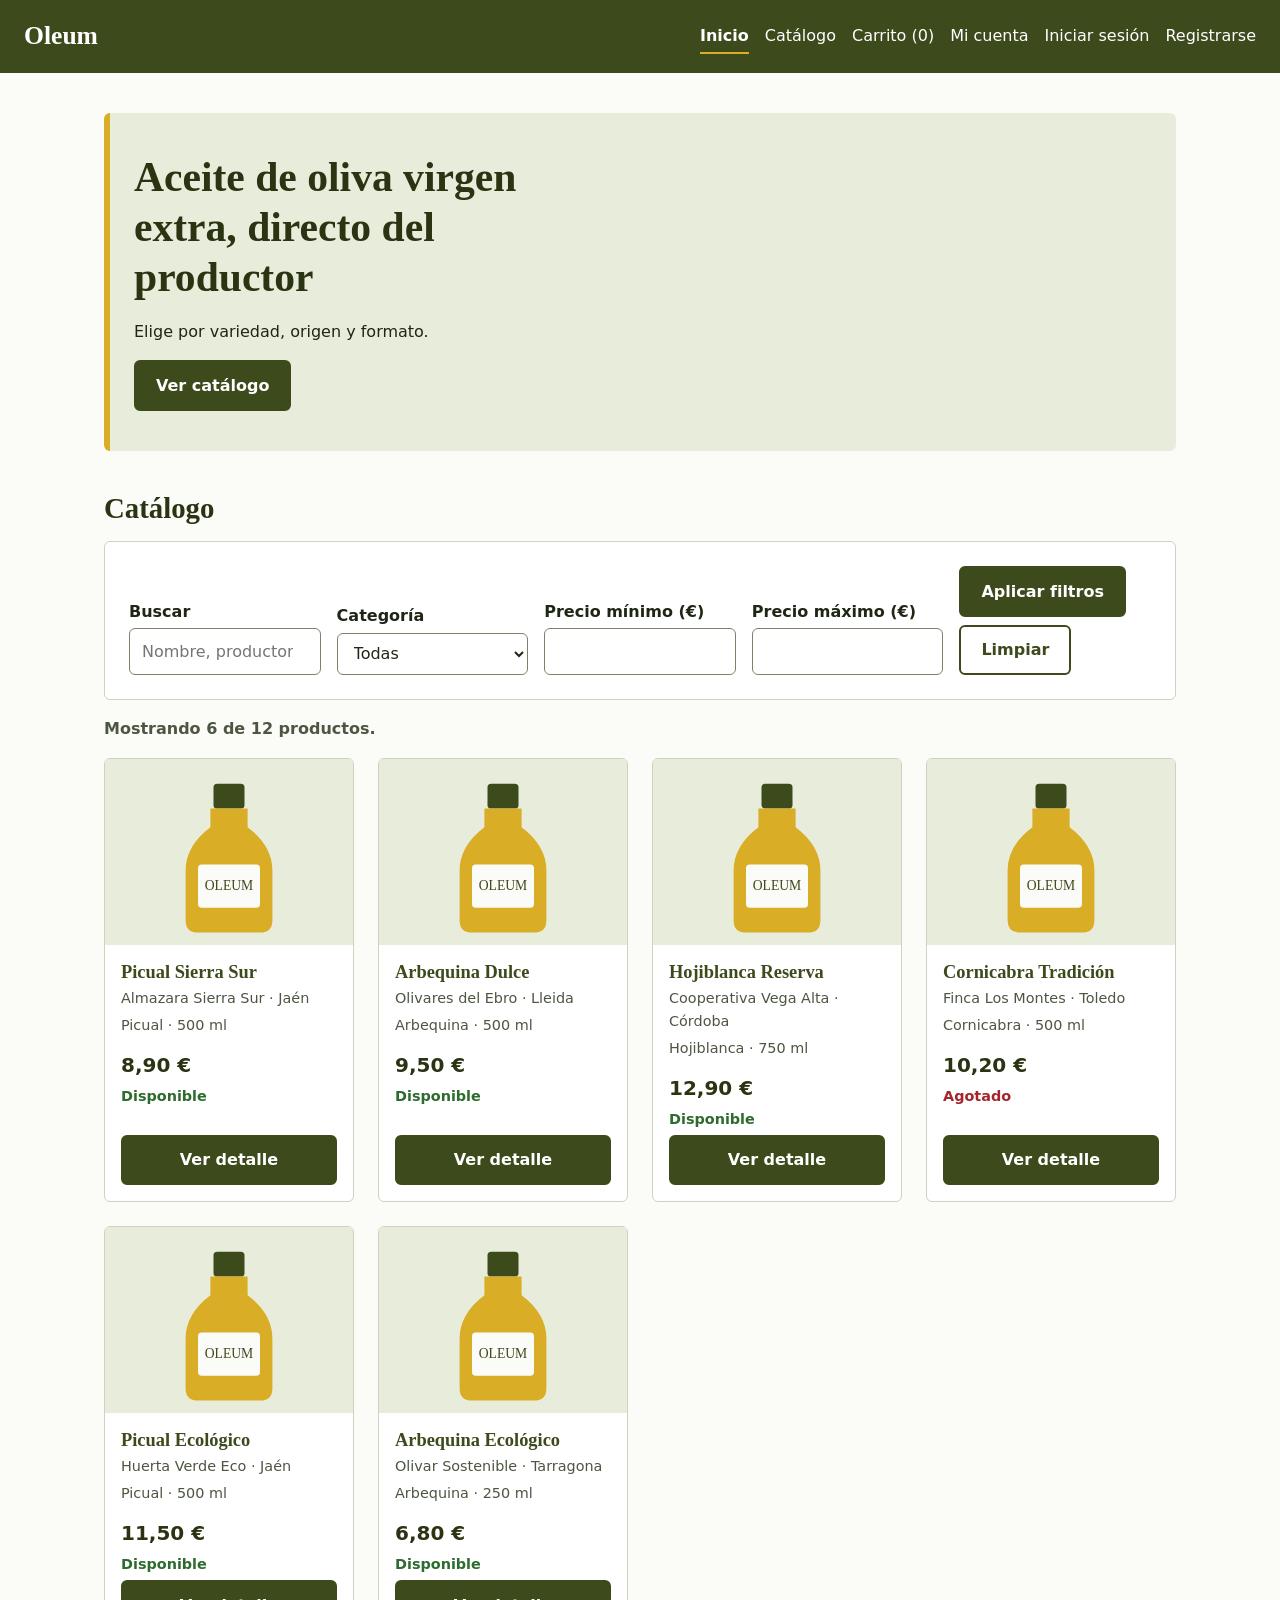
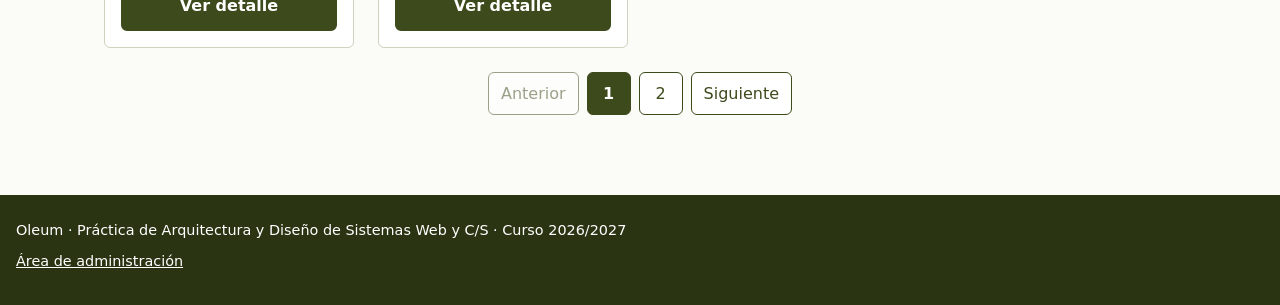
<file: index.html>
<!DOCTYPE html>
<html lang="es">
<head>
  <meta charset="utf-8">
  <meta name="viewport" content="width=device-width, initial-scale=1">
  <title>Oleum · Aceite de oliva virgen extra</title>
  <meta name="description" content="Tienda online de aceite de oliva virgen extra de distintos productores, variedades y zonas de origen.">
  <link rel="stylesheet" href="estilo.css">
</head>
<body>

  <a class="saltar-contenido" href="#contenido">Saltar al contenido</a>

  <!-- ===== CABECERA (se repite en todas las páginas) ===== -->
  <header class="cabecera">
    <a class="logo" href="index.html">Oleum</a>

    <nav class="menu" aria-label="Navegación principal">
      <ul>
        <li><a href="index.html" aria-current="page">Inicio</a></li>
        <li><a href="index.html#catalogo">Catálogo</a></li>
        <li><a href="cart.html">Carrito (<span id="contador-carrito">0</span>)</a></li>
        <li><a href="perfil.html">Mi cuenta</a></li>
        <li><a href="login.html">Iniciar sesión</a></li>
        <li><a href="register.html">Registrarse</a></li>
      </ul>
    </nav>
  </header>

  <main id="contenido">

    <!-- ===== PORTADA ===== -->
    <section class="portada" aria-labelledby="titulo-portada">
      <h1 id="titulo-portada">Aceite de oliva virgen extra, directo del productor</h1>
      <p>Elige por variedad, origen y formato.</p>
      <a class="boton" href="#catalogo">Ver catálogo</a>
    </section>

    <!-- ===== CATÁLOGO ===== -->
    <section id="catalogo" class="catalogo" aria-labelledby="titulo-catalogo">
      <h2 id="titulo-catalogo">Catálogo</h2>

      <!-- Búsqueda y filtros: categoría y rango de precio como mínimo -->
      <form id="filtros" class="filtros" role="search" aria-label="Buscar y filtrar productos">
        <div class="campo">
          <label for="busqueda">Buscar</label>
          <input type="search" id="busqueda" name="busqueda" placeholder="Nombre, productor o variedad">
        </div>

        <div class="campo">
          <label for="categoria">Categoría</label>
          <select id="categoria" name="categoria">
            <option value="">Todas</option>
            <option value="virgen-extra">Virgen extra</option>
            <option value="ecologico">Ecológico</option>
            <option value="temprano">Cosecha temprana</option>
          </select>
        </div>

        <div class="campo">
          <label for="precio-min">Precio mínimo (€)</label>
          <input type="number" id="precio-min" name="precio-min" min="0" step="0.5" inputmode="decimal">
        </div>

        <div class="campo">
          <label for="precio-max">Precio máximo (€)</label>
          <input type="number" id="precio-max" name="precio-max" min="0" step="0.5" inputmode="decimal">
        </div>

        <div class="acciones">
          <button type="submit" class="boton">Aplicar filtros</button>
          <button type="reset" class="boton boton-secundario">Limpiar</button>
        </div>

        <!-- Mensaje de error de los filtros -->
        <p id="error-filtros" class="error" role="alert" hidden></p>
      </form>

      <p id="resultados" class="resultados" aria-live="polite"></p>

      <!-- Los productos los pinta catalogo.js a partir de datos-productos.js.-->
      <ul id="lista-productos" class="lista-productos">
      </ul>

      <noscript>
        <p>Necesitas activar JavaScript para ver el catálogo de este prototipo.</p>
      </noscript>

      <!-- Paginación: la rellena catalogo.js -->
      <nav id="paginacion" class="paginacion" aria-label="Paginación del catálogo"></nav>
    </section>

  </main>

  <!-- ===== PIE ===== -->
  <footer class="pie">
    <p>Oleum · Práctica de Arquitectura y Diseño de Sistemas Web y C/S · Curso 2026/2027</p>
    <p><a href="gest_prod.html">Área de administración</a></p>
  </footer>

  <!-- Datos simulados primero, después la lógica -->
  <script src="assets/js/datos-productos.js"></script>
  <script src="assets/js/comun.js"></script>
  <script src="assets/js/catalogo.js"></script>
</body>
</html>
</file>
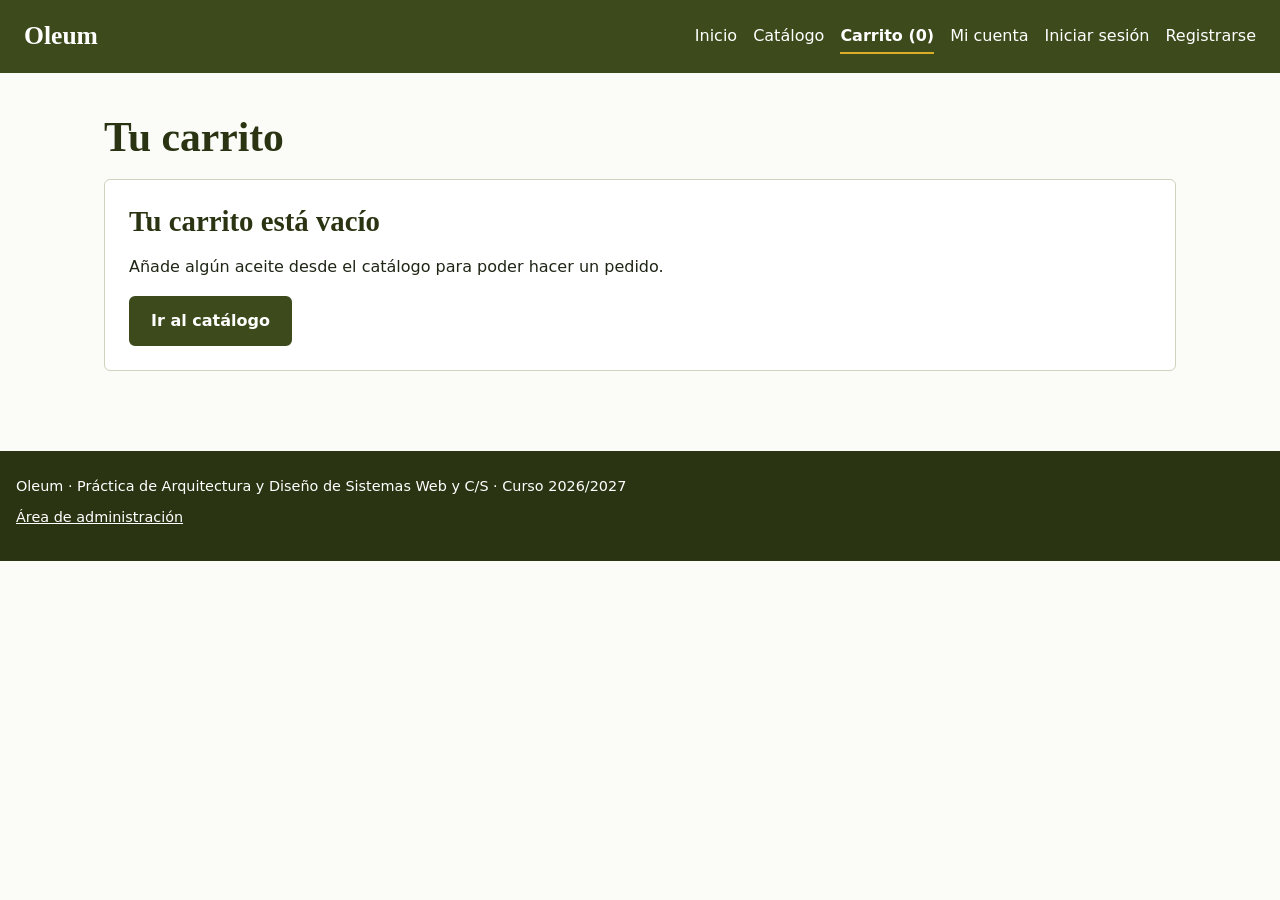
<file: cart.html>
<!DOCTYPE html>
<html lang="es">
<head>
  <meta charset="utf-8">
  <meta name="viewport" content="width=device-width, initial-scale=1">
  <title>Carrito · Oleum</title>
  <meta name="description" content="Revisa los productos de tu carrito de Oleum, cambia las cantidades y consulta el total antes de finalizar tu pedido.">
  <link rel="stylesheet" href="estilo.css">
</head>
<body>

  <a class="saltar-contenido" href="#contenido">Saltar al contenido</a>

  <!-- ===== CABECERA ===== -->
  <header class="cabecera">
    <a class="logo" href="index.html">Oleum</a>

    <nav class="menu" aria-label="Navegación principal">
      <ul>
        <li><a href="index.html">Inicio</a></li>
        <li><a href="index.html#catalogo">Catálogo</a></li>
        <li><a href="cart.html" aria-current="page">Carrito (<span id="contador-carrito">0</span>)</a></li>
        <li><a href="perfil.html">Mi cuenta</a></li>
        <li><a href="login.html">Iniciar sesión</a></li>
        <li><a href="register.html">Registrarse</a></li>
      </ul>
    </nav>
  </header>

  <main id="contenido">
    <h1 id="titulo-carrito" tabindex="-1">Tu carrito</h1>

    <!-- Avisos: los rellena cart.js -->
    <p id="estado-carrito" class="ok" role="status"></p>
    <p id="error-carrito" class="error" role="alert" hidden></p>

    <!-- ===== CARRITO VACÍO ===== -->
    <section id="carrito-vacio" class="panel" aria-labelledby="titulo-vacio" hidden>
      <h2 id="titulo-vacio">Tu carrito está vacío</h2>
      <p>Añade algún aceite desde el catálogo para poder hacer un pedido.</p>
      <a class="boton" href="index.html#catalogo">Ir al catálogo</a>
    </section>

    <!-- ===== CARRITO CON PRODUCTOS ===== -->
    <section id="carrito-contenido" aria-label="Productos del carrito" hidden>
      <div class="tabla-contenedor">
        <table class="tabla-carrito">
          <caption class="solo-lectores">Productos añadidos al carrito</caption>
          <thead>
            <tr>
              <th scope="col">Producto</th>
              <th scope="col">Cantidad</th>
              <th scope="col">Subtotal</th>
            </tr>
          </thead>
          <tbody id="lineas-carrito">
          </tbody>
          <tfoot>
            <tr>
              <th scope="row" colspan="2">Total</th>
              <td id="total-carrito"></td>
            </tr>
          </tfoot>
        </table>
      </div>

      <div class="acciones-carrito">
        <a class="boton boton-secundario" href="index.html#catalogo">Seguir comprando</a>
        <button type="button" id="boton-vaciar" class="boton boton-peligro">Vaciar carrito</button>
        <a class="boton" id="enlace-finalizar" href="conf_pedido.html">Finalizar pedido</a>
      </div>
    </section>

    <noscript>
      <p>Necesitas activar JavaScript para ver el carrito de este prototipo.</p>
    </noscript>
  </main>

  <!-- ===== PIE ===== -->
  <footer class="pie">
    <p>Oleum · Práctica de Arquitectura y Diseño de Sistemas Web y C/S · Curso 2026/2027</p>
    <p><a href="gest_prod.html">Área de administración</a></p>
  </footer>

  <script src="assets/js/datos-productos.js"></script>
  <script src="assets/js/comun.js"></script>
  <script src="assets/js/cart.js"></script>
</body>
</html>
</file>
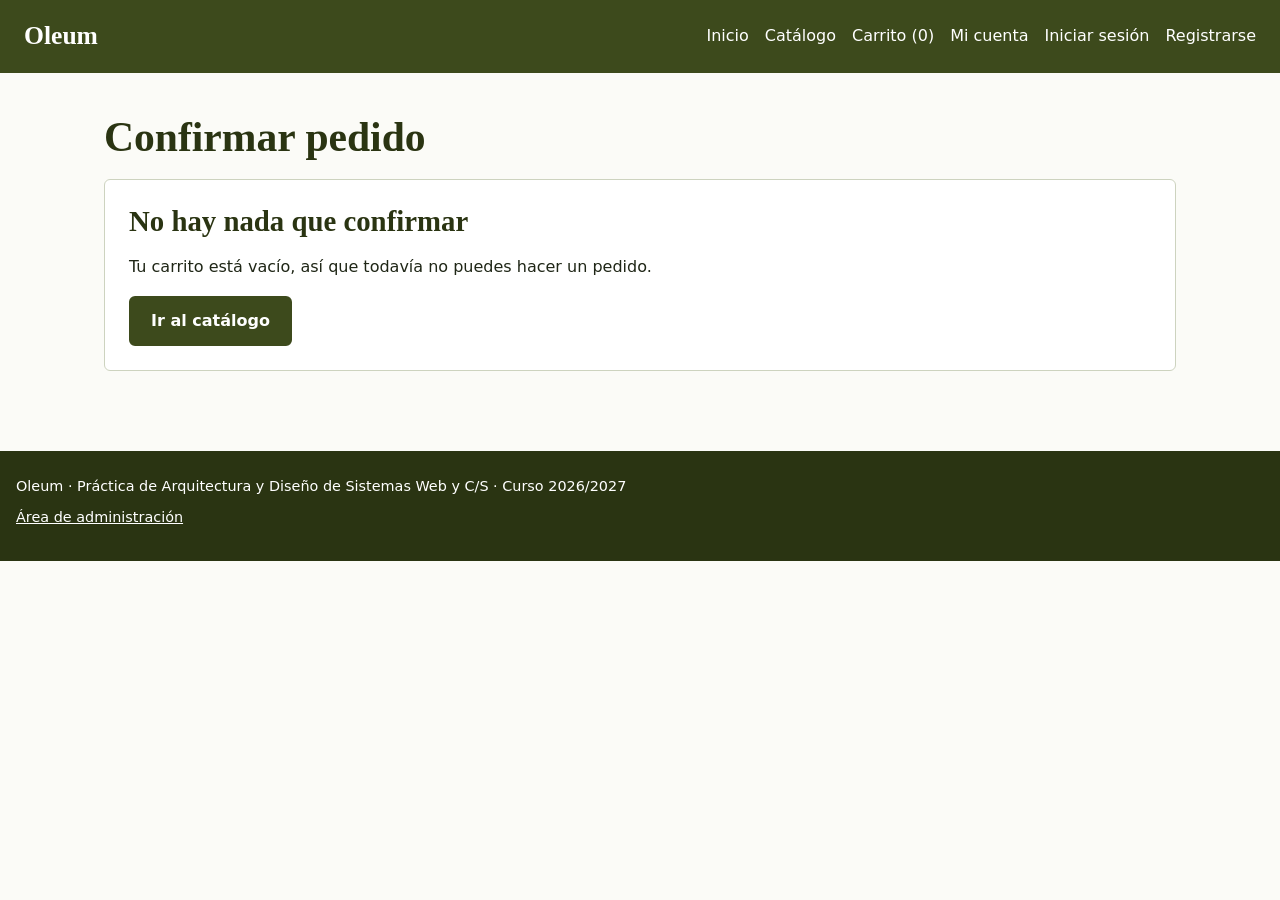
<file: conf_pedido.html>
<!DOCTYPE html>
<html lang="es">
<head>
  <meta charset="utf-8">
  <meta name="viewport" content="width=device-width, initial-scale=1">
  <title>Confirmar pedido · Oleum</title>
  <meta name="description" content="Indica tu dirección de envío, revisa el resumen y confirma tu pedido en Oleum. El pago es simulado.">
  <link rel="stylesheet" href="estilo.css">
</head>
<body>

  <a class="saltar-contenido" href="#contenido">Saltar al contenido</a>

  <!-- ===== CABECERA ===== -->
  <header class="cabecera">
    <a class="logo" href="index.html">Oleum</a>

    <nav class="menu" aria-label="Navegación principal">
      <ul>
        <li><a href="index.html">Inicio</a></li>
        <li><a href="index.html#catalogo">Catálogo</a></li>
        <li><a href="cart.html">Carrito (<span id="contador-carrito">0</span>)</a></li>
        <li><a href="perfil.html">Mi cuenta</a></li>
        <li><a href="login.html">Iniciar sesión</a></li>
        <li><a href="register.html">Registrarse</a></li>
      </ul>
    </nav>
  </header>

  <main id="contenido">
    <h1>Confirmar pedido</h1>

    <!-- ===== CARRITO VACÍO: no se puede continuar ===== -->
    <section id="pedido-vacio" class="panel" aria-labelledby="titulo-vacio" hidden>
      <h2 id="titulo-vacio">No hay nada que confirmar</h2>
      <p>Tu carrito está vacío, así que todavía no puedes hacer un pedido.</p>
      <a class="boton" href="index.html#catalogo">Ir al catálogo</a>
    </section>

    <!-- ===== FORMULARIO + RESUMEN ===== -->
    <div id="pedido-formulario" class="pedido-layout" hidden>

      <section class="panel" aria-labelledby="titulo-envio">
        <h2 id="titulo-envio">Datos de envío y pago</h2>

        <form id="form-pedido" method="post" novalidate>

          <!-- Error general (stock insuficiente, etc.) -->
          <p id="error-formulario" class="error" role="alert" hidden></p>

          <div class="campo">
            <label for="nombre">Nombre y apellidos</label>
            <input type="text" id="nombre" name="nombre" autocomplete="name"
                   aria-describedby="error-nombre" required>
            <p id="error-nombre" class="error" role="alert" hidden></p>
          </div>

          <div class="campo">
            <label for="direccion">Dirección (calle, número, piso)</label>
            <input type="text" id="direccion" name="direccion" autocomplete="street-address"
                   aria-describedby="error-direccion" required>
            <p id="error-direccion" class="error" role="alert" hidden></p>
          </div>

          <div class="campo">
            <label for="cp">Código postal</label>
            <input type="text" id="cp" name="cp" inputmode="numeric" maxlength="5"
                   autocomplete="postal-code" aria-describedby="error-cp" required>
            <p id="error-cp" class="error" role="alert" hidden></p>
          </div>

          <div class="campo">
            <label for="ciudad">Ciudad</label>
            <input type="text" id="ciudad" name="ciudad" autocomplete="address-level2"
                   aria-describedby="error-ciudad" required>
            <p id="error-ciudad" class="error" role="alert" hidden></p>
          </div>

          <div class="campo">
            <label for="telefono">Teléfono de contacto (9 dígitos)</label>
            <input type="tel" id="telefono" name="telefono" inputmode="numeric"
                   autocomplete="tel" aria-describedby="error-telefono" required>
            <p id="error-telefono" class="error" role="alert" hidden></p>
          </div>

          <fieldset>
            <legend>Método de pago (simulado)</legend>
            <p class="ayuda">Es una simulación: no se cobra nada ni se guardan datos de tarjeta.</p>

            <div class="opcion">
              <input type="radio" id="pago-tarjeta" name="pago" value="Tarjeta (simulado)"
                     aria-describedby="error-pago">
              <label for="pago-tarjeta">Tarjeta (simulado)</label>
            </div>
            <div class="opcion">
              <input type="radio" id="pago-transferencia" name="pago" value="Transferencia (simulado)"
                     aria-describedby="error-pago">
              <label for="pago-transferencia">Transferencia (simulado)</label>
            </div>

            <p id="error-pago" class="error" role="alert" hidden></p>
          </fieldset>

          <div class="acciones-form">
            <button type="submit" class="boton">Confirmar pedido</button>
            <a href="cart.html">Volver al carrito</a>
          </div>
        </form>
      </section>

      <section class="panel" aria-labelledby="titulo-resumen">
        <h2 id="titulo-resumen">Resumen del pedido</h2>
        <div class="tabla-contenedor">
          <table class="tabla-carrito">
            <caption class="solo-lectores">Productos del pedido</caption>
            <thead>
              <tr>
                <th scope="col">Producto</th>
                <th scope="col">Subtotal</th>
              </tr>
            </thead>
            <tbody id="resumen-lineas">
            </tbody>
            <tfoot>
              <tr>
                <th scope="row">Total</th>
                <td id="resumen-total"></td>
              </tr>
            </tfoot>
          </table>
        </div>
      </section>
    </div>

    <!-- ===== PEDIDO CONFIRMADO ===== -->
    <section id="pedido-confirmado" class="panel" aria-labelledby="titulo-confirmado" hidden>
      <h2 id="titulo-confirmado" tabindex="-1">¡Pedido confirmado!</h2>
      <p>Gracias por tu compra. Esto es una simulación: no se ha realizado ningún cobro.</p>

      <dl class="ficha">
        <div><dt>Pedido</dt><dd id="conf-numero"></dd></div>
        <div><dt>Fecha</dt><dd id="conf-fecha"></dd></div>
        <div><dt>Envío a</dt><dd id="conf-envio"></dd></div>
        <div><dt>Pago</dt><dd id="conf-pago"></dd></div>
      </dl>

      <div class="tabla-contenedor">
        <table class="tabla-carrito">
          <caption class="solo-lectores">Productos del pedido confirmado</caption>
          <thead>
            <tr>
              <th scope="col">Producto</th>
              <th scope="col">Subtotal</th>
            </tr>
          </thead>
          <tbody id="conf-lineas">
          </tbody>
          <tfoot>
            <tr>
              <th scope="row">Total</th>
              <td id="conf-total"></td>
            </tr>
          </tfoot>
        </table>
      </div>

      <div class="acciones-carrito">
        <a class="boton" href="perfil.html">Ver mis pedidos</a>
        <a class="boton boton-secundario" href="index.html">Volver al inicio</a>
      </div>
    </section>

    <noscript>
      <p>Necesitas activar JavaScript para confirmar pedidos en este prototipo.</p>
    </noscript>
  </main>

  <!-- ===== PIE ===== -->
  <footer class="pie">
    <p>Oleum · Práctica de Arquitectura y Diseño de Sistemas Web y C/S · Curso 2026/2027</p>
    <p><a href="gest_prod.html">Área de administración</a></p>
  </footer>

  <script src="assets/js/datos-productos.js"></script>
  <script src="assets/js/comun.js"></script>
  <script src="assets/js/validacion.js"></script>
  <script src="assets/js/conf_pedido.js"></script>
</body>
</html>
</file>
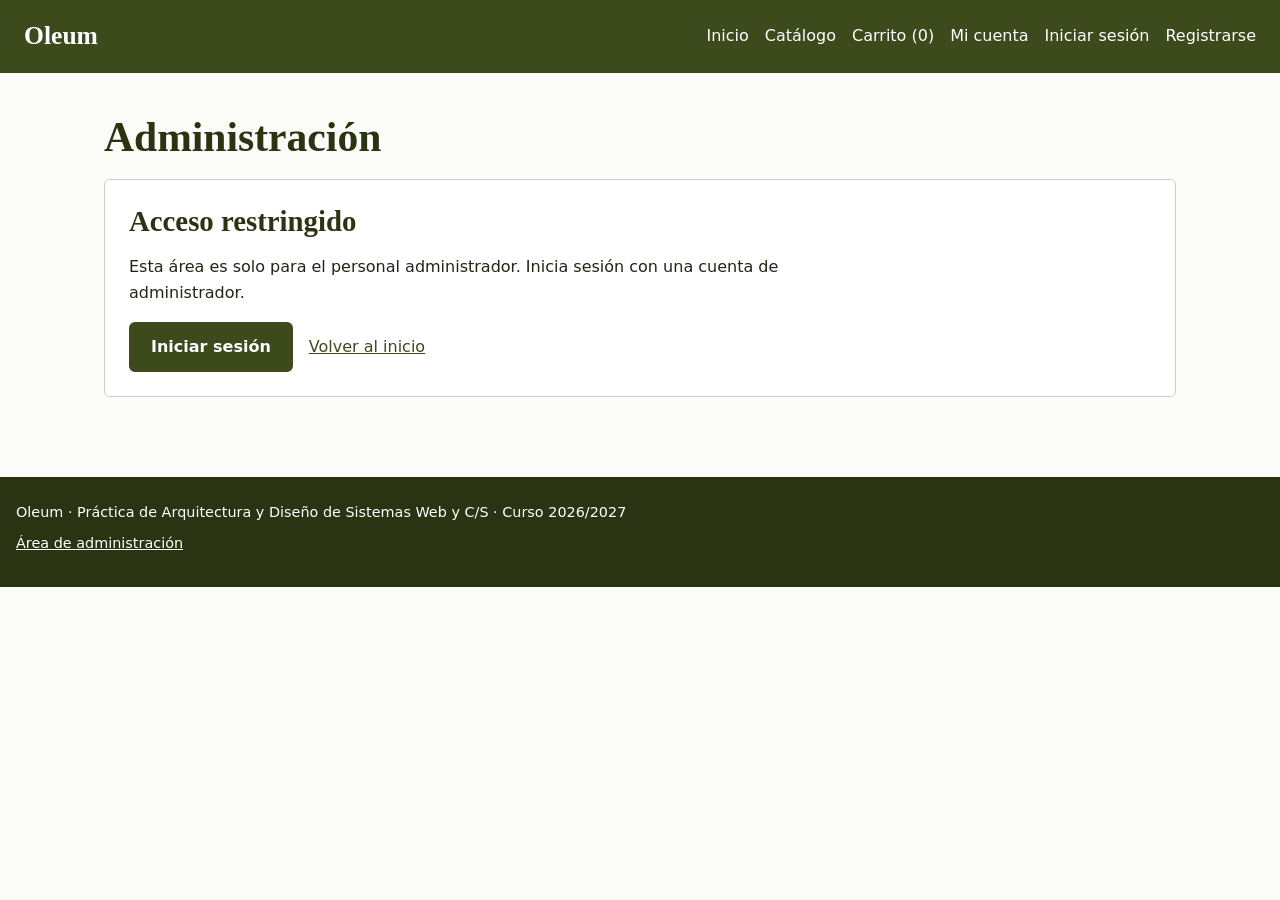
<file: gest_pedidos.html>
<!DOCTYPE html>
<html lang="es">
<head>
  <meta charset="utf-8">
  <meta name="viewport" content="width=device-width, initial-scale=1">
  <title>Gestión de pedidos · Oleum</title>
  <meta name="description" content="Área de administración de Oleum: consulta de pedidos y cambio de su estado.">
  <link rel="stylesheet" href="estilo.css">
</head>
<body>

  <a class="saltar-contenido" href="#contenido">Saltar al contenido</a>

  <!-- ===== CABECERA ===== -->
  <header class="cabecera">
    <a class="logo" href="index.html">Oleum</a>

    <nav class="menu" aria-label="Navegación principal">
      <ul>
        <li><a href="index.html">Inicio</a></li>
        <li><a href="index.html#catalogo">Catálogo</a></li>
        <li><a href="cart.html">Carrito (<span id="contador-carrito">0</span>)</a></li>
        <li><a href="perfil.html">Mi cuenta</a></li>
        <li><a href="login.html">Iniciar sesión</a></li>
        <li><a href="register.html">Registrarse</a></li>
      </ul>
    </nav>
  </header>

  <main id="contenido">
    <h1>Administración</h1>

    <!-- ===== SIN PERMISOS ===== -->
    <section id="sin-acceso" class="panel" aria-labelledby="titulo-sin-acceso" hidden>
      <h2 id="titulo-sin-acceso">Acceso restringido</h2>
      <p>Esta área es solo para el personal administrador. Inicia sesión con una cuenta de administrador.</p>
      <div class="acciones-form">
        <a class="boton" href="login.html">Iniciar sesión</a>
        <a href="index.html">Volver al inicio</a>
      </div>
    </section>

    <!-- ===== ÁREA DE ADMINISTRACIÓN ===== -->
    <div id="area-admin" hidden>

      <nav class="subnav" aria-label="Administración">
        <ul>
          <li><a href="gest_prod.html">Productos</a></li>
          <li><a href="gest_pedidos.html" aria-current="page">Pedidos</a></li>
          <li><button type="button" id="cerrar-sesion" class="boton boton-secundario">Cerrar sesión</button></li>
        </ul>
      </nav>

      <h2 id="titulo-pedidos">Gestión de pedidos</h2>

      <p id="estado-admin" class="ok" role="status"></p>

      <div class="filtros filtros-pedidos">
        <div class="campo">
          <label for="filtro-estado">Filtrar por estado</label>
          <select id="filtro-estado" name="filtro-estado">
            <option value="">Todos</option>
            <option value="recibido">Recibido</option>
            <option value="preparacion">En preparación</option>
            <option value="enviado">Enviado</option>
            <option value="entregado">Entregado</option>
            <option value="cancelado">Cancelado</option>
          </select>
        </div>
      </div>

      <p id="resumen-pedidos" class="resultados" aria-live="polite"></p>

      <!-- La lista la rellena gest_pedidos.js -->
      <ul id="lista-admin-pedidos" class="lista-pedidos"></ul>
    </div>

    <noscript>
      <p>Necesitas activar JavaScript para usar la administración de este prototipo.</p>
    </noscript>
  </main>

  <!-- ===== PIE ===== -->
  <footer class="pie">
    <p>Oleum · Práctica de Arquitectura y Diseño de Sistemas Web y C/S · Curso 2026/2027</p>
    <p><a href="gest_prod.html">Área de administración</a></p>
  </footer>

  <script src="assets/js/datos-productos.js"></script>
  <script src="assets/js/datos-usuarios.js"></script>
  <script src="assets/js/datos-pedidos.js"></script>
  <script src="assets/js/comun.js"></script>
  <script src="assets/js/validacion.js"></script>
  <script src="assets/js/gest_pedidos.js"></script>
</body>
</html>
</file>
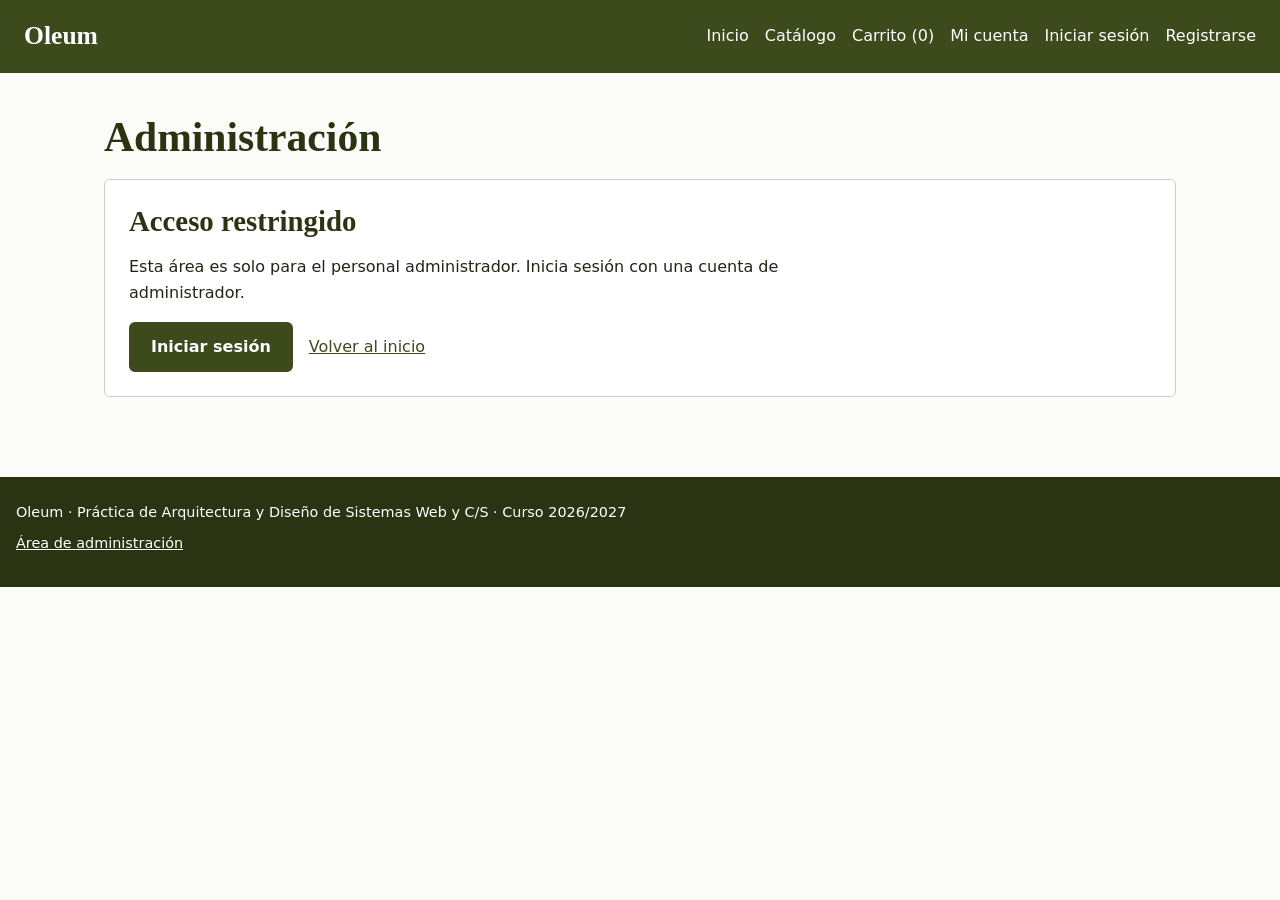
<file: gest_prod.html>
<!DOCTYPE html>
<html lang="es">
<head>
  <meta charset="utf-8">
  <meta name="viewport" content="width=device-width, initial-scale=1">
  <title>Gestión de productos · Oleum</title>
  <meta name="description" content="Área de administración de Oleum: alta, edición, existencias y baja de productos.">
  <link rel="stylesheet" href="estilo.css">
</head>
<body>

  <a class="saltar-contenido" href="#contenido">Saltar al contenido</a>

  <!-- ===== CABECERA ===== -->
  <header class="cabecera">
    <a class="logo" href="index.html">Oleum</a>

    <nav class="menu" aria-label="Navegación principal">
      <ul>
        <li><a href="index.html">Inicio</a></li>
        <li><a href="index.html#catalogo">Catálogo</a></li>
        <li><a href="cart.html">Carrito (<span id="contador-carrito">0</span>)</a></li>
        <li><a href="perfil.html">Mi cuenta</a></li>
        <li><a href="login.html">Iniciar sesión</a></li>
        <li><a href="register.html">Registrarse</a></li>
      </ul>
    </nav>
  </header>

  <main id="contenido">
    <h1>Administración</h1>

    <!-- ===== SIN PERMISOS ===== -->
    <section id="sin-acceso" class="panel" aria-labelledby="titulo-sin-acceso" hidden>
      <h2 id="titulo-sin-acceso">Acceso restringido</h2>
      <p>Esta área es solo para el personal administrador. Inicia sesión con una cuenta de administrador.</p>
      <div class="acciones-form">
        <a class="boton" href="login.html">Iniciar sesión</a>
        <a href="index.html">Volver al inicio</a>
      </div>
    </section>

    <!-- ===== ÁREA DE ADMINISTRACIÓN ===== -->
    <div id="area-admin" hidden>

      <nav class="subnav" aria-label="Administración">
        <ul>
          <li><a href="gest_prod.html" aria-current="page">Productos</a></li>
          <li><a href="gest_pedidos.html">Pedidos</a></li>
          <li><button type="button" id="cerrar-sesion" class="boton boton-secundario">Cerrar sesión</button></li>
        </ul>
      </nav>

      <h2 id="titulo-listado">Gestión de productos</h2>

      <p id="estado-admin" class="ok" role="status"></p>
      <p id="error-admin" class="error" role="alert" hidden></p>

      <!-- ===== FORMULARIO DE ALTA / EDICIÓN ===== -->
      <section id="panel-formulario" class="panel" aria-labelledby="titulo-formulario" hidden>
        <h2 id="titulo-formulario">Nuevo producto</h2>

        <form id="form-producto" method="post" novalidate>
          <p id="error-formulario" class="error" role="alert" hidden></p>

          <div class="rejilla-form">
            <div class="campo">
              <label for="nombre">Nombre del producto</label>
              <input type="text" id="nombre" name="nombre" aria-describedby="error-nombre" required>
              <p id="error-nombre" class="error" role="alert" hidden></p>
            </div>

            <div class="campo">
              <label for="categoria">Categoría</label>
              <select id="categoria" name="categoria" aria-describedby="error-categoria" required>
                <option value="">Elige una categoría</option>
                <option value="virgen-extra">Virgen extra</option>
                <option value="ecologico">Ecológico</option>
                <option value="temprano">Cosecha temprana</option>
              </select>
              <p id="error-categoria" class="error" role="alert" hidden></p>
            </div>

            <div class="campo">
              <label for="productor">Productor</label>
              <input type="text" id="productor" name="productor" aria-describedby="error-productor" required>
              <p id="error-productor" class="error" role="alert" hidden></p>
            </div>

            <div class="campo">
              <label for="origen">Origen (provincia)</label>
              <input type="text" id="origen" name="origen" aria-describedby="error-origen" required>
              <p id="error-origen" class="error" role="alert" hidden></p>
            </div>

            <div class="campo">
              <label for="variedad">Variedad de aceituna</label>
              <input type="text" id="variedad" name="variedad" aria-describedby="error-variedad" required>
              <p id="error-variedad" class="error" role="alert" hidden></p>
            </div>

            <div class="campo">
              <label for="formato">Formato (ml)</label>
              <input type="number" id="formato" name="formato" min="1" max="10000" step="1"
                     inputmode="numeric" aria-describedby="error-formato" required>
              <p id="error-formato" class="error" role="alert" hidden></p>
            </div>

            <div class="campo">
              <label for="precio">Precio (€)</label>
              <input type="number" id="precio" name="precio" min="0.01" step="0.01"
                     inputmode="decimal" aria-describedby="error-precio" required>
              <p id="error-precio" class="error" role="alert" hidden></p>
            </div>

            <div class="campo">
              <label for="stock">Existencias (unidades)</label>
              <input type="number" id="stock" name="stock" min="0" step="1"
                     inputmode="numeric" aria-describedby="error-stock" required>
              <p id="error-stock" class="error" role="alert" hidden></p>
            </div>

            <div class="campo campo-ancho">
              <label for="descripcion">Descripción</label>
              <textarea id="descripcion" name="descripcion" rows="4"
                        aria-describedby="error-descripcion" required></textarea>
              <p id="error-descripcion" class="error" role="alert" hidden></p>
            </div>
          </div>

          <div class="acciones-form">
            <button type="submit" id="boton-guardar" class="boton">Guardar producto</button>
            <button type="button" id="boton-cancelar" class="boton boton-secundario">Cancelar</button>
          </div>
        </form>
      </section>

      <!-- ===== LISTADO ===== -->
      <section aria-labelledby="titulo-listado">
        <div class="barra-admin">
          <p id="resumen-productos" class="resultados" aria-live="polite"></p>
          <button type="button" id="boton-nuevo" class="boton">Nuevo producto</button>
        </div>

        <div class="tabla-contenedor">
          <table class="tabla-admin">
            <caption class="solo-lectores">Listado de productos</caption>
            <thead>
              <tr>
                <th scope="col">ID</th>
                <th scope="col">Producto</th>
                <th scope="col">Categoría</th>
                <th scope="col">Formato</th>
                <th scope="col">Precio</th>
                <th scope="col">Stock</th>
                <th scope="col">Estado</th>
                <th scope="col">Acciones</th>
              </tr>
            </thead>
            <tbody id="lista-admin-productos">
            </tbody>
          </table>
        </div>
      </section>
    </div>

    <noscript>
      <p>Necesitas activar JavaScript para usar la administración de este prototipo.</p>
    </noscript>
  </main>

  <!-- ===== PIE ===== -->
  <footer class="pie">
    <p>Oleum · Práctica de Arquitectura y Diseño de Sistemas Web y C/S · Curso 2026/2027</p>
    <p><a href="gest_prod.html">Área de administración</a></p>
  </footer>

  <script src="assets/js/datos-productos.js"></script>
  <script src="assets/js/datos-usuarios.js"></script>
  <script src="assets/js/comun.js"></script>
  <script src="assets/js/validacion.js"></script>
  <script src="assets/js/gest_prod.js"></script>
</body>
</html>
</file>
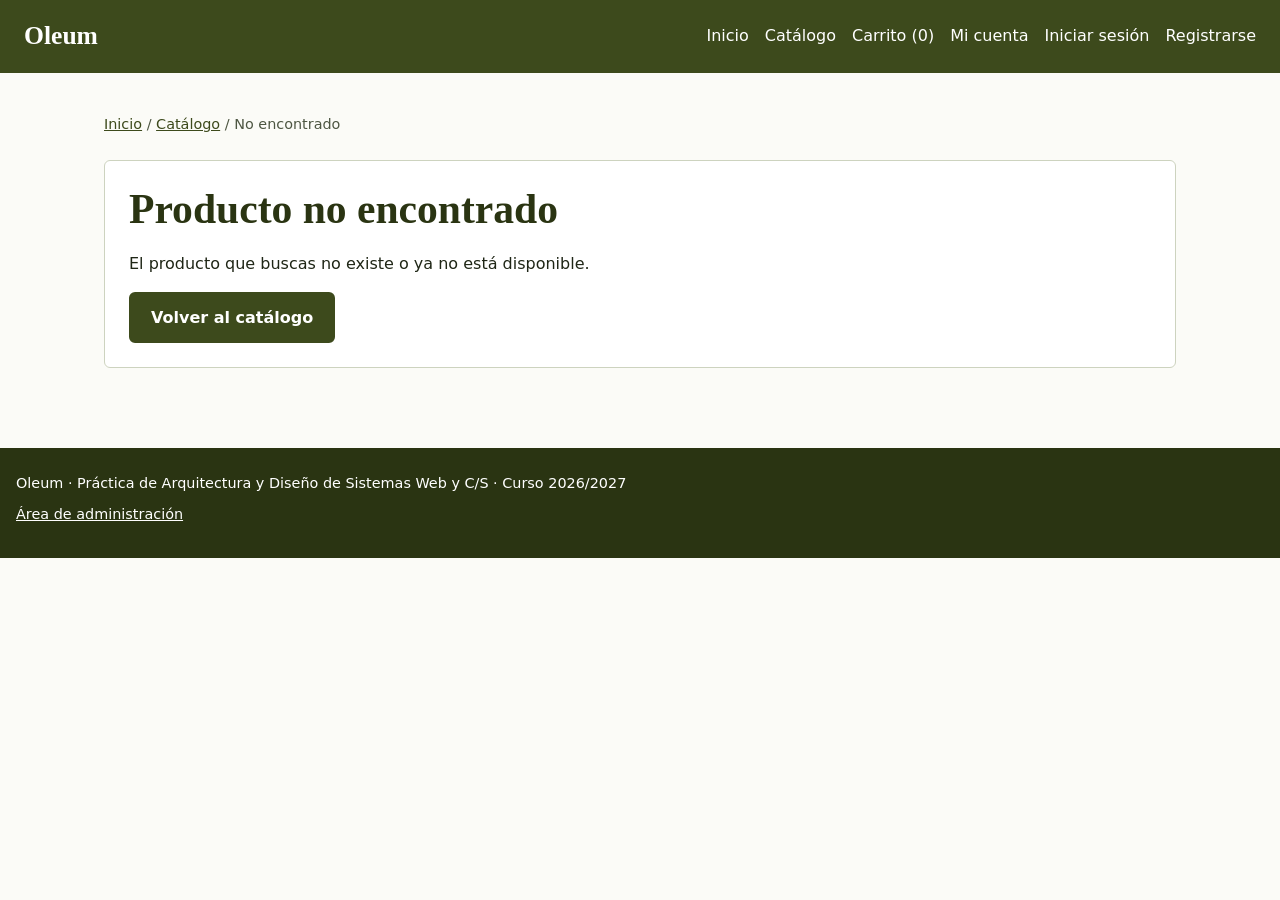
<file: item.html>
<!DOCTYPE html>
<html lang="es">
<head>
  <meta charset="utf-8">
  <meta name="viewport" content="width=device-width, initial-scale=1">
  <title>Detalle de producto · Oleum</title>
  <meta name="description" content="Ficha de producto de Oleum: descripción, origen, variedad, formato, precio y existencias.">
  <link rel="stylesheet" href="estilo.css">
</head>
<body>

  <a class="saltar-contenido" href="#contenido">Saltar al contenido</a>

  <!-- ===== CABECERA ===== -->
  <header class="cabecera">
    <a class="logo" href="index.html">Oleum</a>

    <nav class="menu" aria-label="Navegación principal">
      <ul>
        <li><a href="index.html">Inicio</a></li>
        <li><a href="index.html#catalogo">Catálogo</a></li>
        <li><a href="cart.html">Carrito (<span id="contador-carrito">0</span>)</a></li>
        <li><a href="perfil.html">Mi cuenta</a></li>
        <li><a href="login.html">Iniciar sesión</a></li>
        <li><a href="register.html">Registrarse</a></li>
      </ul>
    </nav>
  </header>

  <main id="contenido">

    <nav class="migas" aria-label="Ruta de navegación">
      <a href="index.html">Inicio</a> /
      <a href="index.html#catalogo">Catálogo</a> /
      <span id="miga-producto">Producto</span>
    </nav>

    <!-- ===== FICHA DEL PRODUCTO (la rellena item.js) ===== -->
    <section id="detalle" class="detalle-producto" aria-labelledby="producto-nombre" hidden>

      <img id="producto-imagen" src="assets/img/aceite.svg" alt="" width="400" height="300">

      <div class="detalle-info">
        <h1 id="producto-nombre">Cargando…</h1>
        <p id="producto-precio" class="producto-precio"></p>
        <p id="producto-disponibilidad" class="disponibilidad"></p>
        <p id="producto-descripcion"></p>

        <dl class="ficha">
          <div><dt>Productor</dt><dd id="producto-productor"></dd></div>
          <div><dt>Origen</dt><dd id="producto-origen"></dd></div>
          <div><dt>Variedad</dt><dd id="producto-variedad"></dd></div>
          <div><dt>Categoría</dt><dd id="producto-categoria"></dd></div>
          <div><dt>Formato</dt><dd id="producto-formato"></dd></div>
        </dl>

        <form id="form-cantidad" class="form-cantidad" method="post" novalidate>
          <div class="campo">
            <label for="cantidad">Cantidad</label>
            <input type="number" id="cantidad" name="cantidad" value="1" min="1" step="1"
                   inputmode="numeric" aria-describedby="error-cantidad">
            <p id="error-cantidad" class="error" role="alert" hidden></p>
          </div>

          <button type="submit" id="boton-anadir" class="boton">Añadir al carrito</button>

          <p id="mensaje-ok" class="ok" role="status" hidden>
            <span id="texto-ok"></span>
            <a href="cart.html">Ver carrito</a>
          </p>
        </form>
      </div>
    </section>

    <!-- ===== PRODUCTO INEXISTENTE ===== -->
    <section id="no-encontrado" class="panel" aria-labelledby="titulo-no-encontrado" hidden>
      <h1 id="titulo-no-encontrado">Producto no encontrado</h1>
      <p>El producto que buscas no existe o ya no está disponible.</p>
      <a class="boton" href="index.html#catalogo">Volver al catálogo</a>
    </section>

    <noscript>
      <p>Necesitas activar JavaScript para ver la ficha de este prototipo.</p>
    </noscript>

  </main>

  <!-- ===== PIE ===== -->
  <footer class="pie">
    <p>Oleum · Práctica de Arquitectura y Diseño de Sistemas Web y C/S · Curso 2026/2027</p>
    <p><a href="gest_prod.html">Área de administración</a></p>
  </footer>

  <!-- Datos simulados primero, después la lógica -->
  <script src="assets/js/datos-productos.js"></script>
  <script src="assets/js/comun.js"></script>
  <script src="assets/js/item.js"></script>
</body>
</html>
</file>
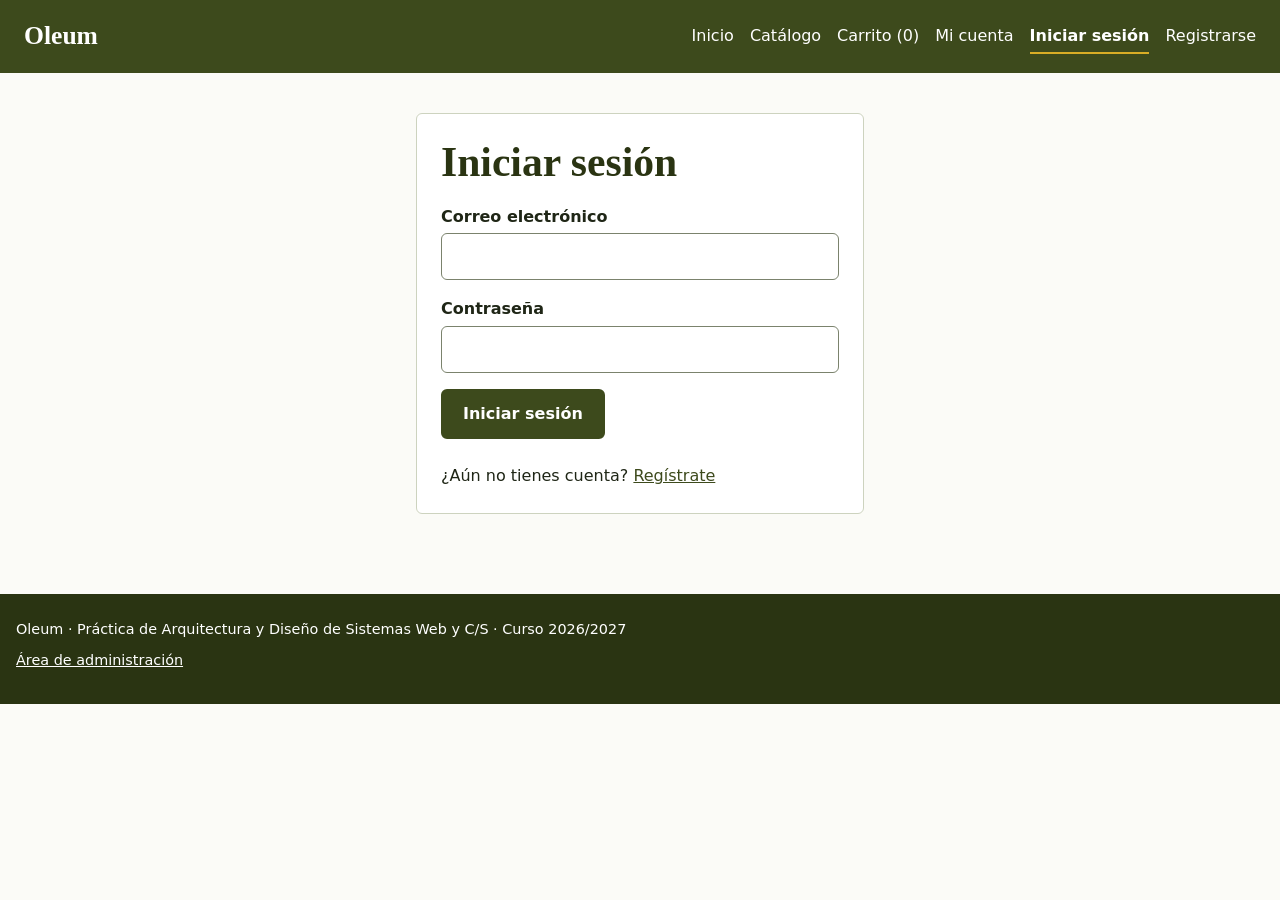
<file: login.html>
<!DOCTYPE html>
<html lang="es">
<head>
  <meta charset="utf-8">
  <meta name="viewport" content="width=device-width, initial-scale=1">
  <title>Iniciar sesión · Oleum</title>
  <meta name="description" content="Accede a tu cuenta de Oleum para gestionar tu carrito y tus pedidos.">
  <link rel="stylesheet" href="estilo.css">
</head>
<body>

  <a class="saltar-contenido" href="#contenido">Saltar al contenido</a>

  <!-- ===== CABECERA ===== -->
  <header class="cabecera">
    <a class="logo" href="index.html">Oleum</a>

    <nav class="menu" aria-label="Navegación principal">
      <ul>
        <li><a href="index.html">Inicio</a></li>
        <li><a href="index.html#catalogo">Catálogo</a></li>
        <li><a href="cart.html">Carrito (<span id="contador-carrito">0</span>)</a></li>
        <li><a href="perfil.html">Mi cuenta</a></li>
        <li><a href="login.html" aria-current="page">Iniciar sesión</a></li>
        <li><a href="register.html">Registrarse</a></li>
      </ul>
    </nav>
  </header>

  <main id="contenido">
    <section class="panel formulario-acceso" aria-labelledby="titulo-login">
      <h1 id="titulo-login">Iniciar sesión</h1>

      <form id="form-login" method="post" novalidate>

        <!-- Error general (credenciales incorrectas, etc.) -->
        <p id="error-formulario" class="error" role="alert" hidden></p>

        <div class="campo">
          <label for="email">Correo electrónico</label>
          <input type="email" id="email" name="email" autocomplete="email"
                 aria-describedby="error-email" required>
          <p id="error-email" class="error" role="alert" hidden></p>
        </div>

        <div class="campo">
          <label for="clave">Contraseña</label>
          <input type="password" id="clave" name="clave" autocomplete="current-password"
                 aria-describedby="error-clave" required>
          <p id="error-clave" class="error" role="alert" hidden></p>
        </div>

        <button type="submit" class="boton">Iniciar sesión</button>
      </form>

      <p class="alternativa">¿Aún no tienes cuenta? <a href="register.html">Regístrate</a></p>
    </section>
  </main>

  <!-- ===== PIE ===== -->
  <footer class="pie">
    <p>Oleum · Práctica de Arquitectura y Diseño de Sistemas Web y C/S · Curso 2026/2027</p>
    <p><a href="gest_prod.html">Área de administración</a></p>
  </footer>

  <script src="assets/js/datos-usuarios.js"></script>
  <script src="assets/js/comun.js"></script>
  <script src="assets/js/validacion.js"></script>
  <script src="assets/js/login.js"></script>
</body>
</html>
</file>
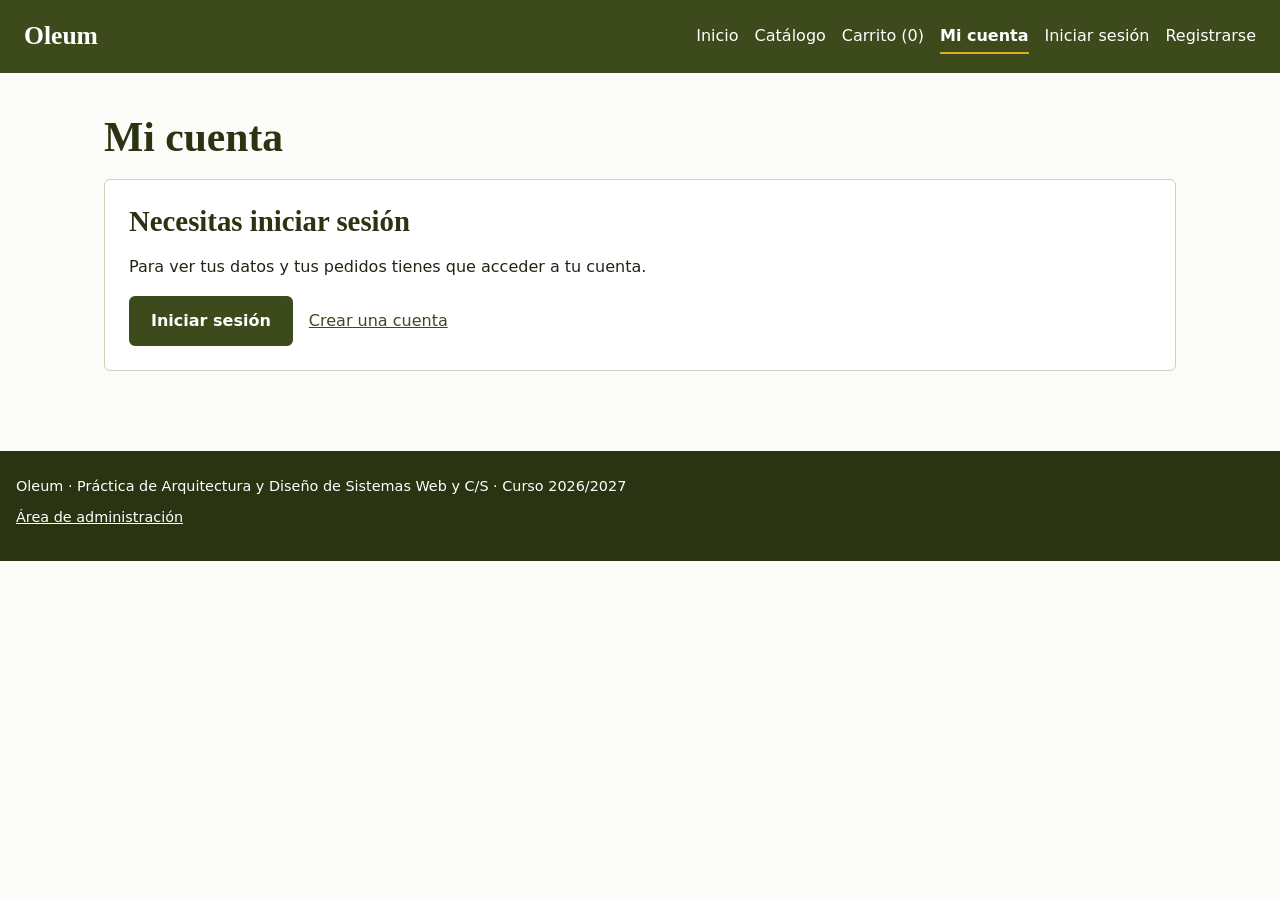
<file: perfil.html>
<!DOCTYPE html>
<html lang="es">
<head>
  <meta charset="utf-8">
  <meta name="viewport" content="width=device-width, initial-scale=1">
  <title>Mi cuenta · Oleum</title>
  <meta name="description" content="Consulta y edita tus datos de cliente y revisa el historial de tus pedidos en Oleum.">
  <link rel="stylesheet" href="estilo.css">
</head>
<body>

  <a class="saltar-contenido" href="#contenido">Saltar al contenido</a>

  <!-- ===== CABECERA ===== -->
  <header class="cabecera">
    <a class="logo" href="index.html">Oleum</a>

    <nav class="menu" aria-label="Navegación principal">
      <ul>
        <li><a href="index.html">Inicio</a></li>
        <li><a href="index.html#catalogo">Catálogo</a></li>
        <li><a href="cart.html">Carrito (<span id="contador-carrito">0</span>)</a></li>
        <li><a href="perfil.html" aria-current="page">Mi cuenta</a></li>
        <li><a href="login.html">Iniciar sesión</a></li>
        <li><a href="register.html">Registrarse</a></li>
      </ul>
    </nav>
  </header>

  <main id="contenido">
    <h1>Mi cuenta</h1>

    <!-- ===== SIN SESIÓN ===== -->
    <section id="sin-sesion" class="panel" aria-labelledby="titulo-sin-sesion" hidden>
      <h2 id="titulo-sin-sesion">Necesitas iniciar sesión</h2>
      <p>Para ver tus datos y tus pedidos tienes que acceder a tu cuenta.</p>
      <div class="acciones-form">
        <a class="boton" href="login.html">Iniciar sesión</a>
        <a href="register.html">Crear una cuenta</a>
      </div>
    </section>

    <!-- ===== SESIÓN DE ADMINISTRADOR ===== -->
    <section id="es-admin" class="panel" aria-labelledby="titulo-es-admin" hidden>
      <h2 id="titulo-es-admin">Has iniciado sesión como administrador</h2>
      <p>Esta página es el área del cliente. Para gestionar la tienda usa el área de administración.</p>
      <div class="acciones-form">
        <a class="boton" href="gest_prod.html">Gestionar productos</a>
        <a class="boton boton-secundario" href="gest_pedidos.html">Gestionar pedidos</a>
        <button type="button" class="boton boton-secundario" data-cerrar-sesion>Cerrar sesión</button>
      </div>
    </section>

    <!-- ===== ÁREA DEL CLIENTE ===== -->
    <div id="area-cliente" hidden>

      <p id="bienvenida" class="ok" role="status"></p>

      <section class="panel" aria-labelledby="titulo-datos">
        <h2 id="titulo-datos">Mis datos</h2>

        <form id="form-perfil" method="post" novalidate>
          <p id="error-formulario" class="error" role="alert" hidden></p>
          <p id="mensaje-ok" class="ok" role="status" hidden></p>

          <div class="campo">
            <label for="nombre">Nombre y apellidos</label>
            <input type="text" id="nombre" name="nombre" autocomplete="name"
                   aria-describedby="error-nombre" required>
            <p id="error-nombre" class="error" role="alert" hidden></p>
          </div>

          <div class="campo">
            <label for="email">Correo electrónico (no se puede cambiar)</label>
            <input type="email" id="email" name="email" autocomplete="email" readonly>
          </div>

          <div class="campo">
            <label for="direccion">Dirección de envío habitual</label>
            <input type="text" id="direccion" name="direccion" autocomplete="street-address"
                   aria-describedby="error-direccion">
            <p id="error-direccion" class="error" role="alert" hidden></p>
          </div>

          <div class="acciones-form">
            <button type="submit" class="boton">Guardar cambios</button>
            <button type="button" class="boton boton-secundario" data-cerrar-sesion>Cerrar sesión</button>
          </div>
        </form>
      </section>

      <section class="panel seccion-historial" aria-labelledby="titulo-historial">
        <h2 id="titulo-historial">Historial de pedidos</h2>

        <p id="sin-pedidos" hidden>
          Todavía no has hecho ningún pedido. <a href="index.html#catalogo">Ir al catálogo</a>
        </p>

        <!-- Lista de pedidos: la rellena perfil.js -->
        <ul id="lista-pedidos" class="lista-pedidos"></ul>
      </section>
    </div>

    <noscript>
      <p>Necesitas activar JavaScript para ver tu cuenta en este prototipo.</p>
    </noscript>
  </main>

  <!-- ===== PIE ===== -->
  <footer class="pie">
    <p>Oleum · Práctica de Arquitectura y Diseño de Sistemas Web y C/S · Curso 2026/2027</p>
    <p><a href="gest_prod.html">Área de administración</a></p>
  </footer>

  <script src="assets/js/datos-productos.js"></script>
  <script src="assets/js/datos-usuarios.js"></script>
  <script src="assets/js/datos-pedidos.js"></script>
  <script src="assets/js/comun.js"></script>
  <script src="assets/js/validacion.js"></script>
  <script src="assets/js/perfil.js"></script>
</body>
</html>
</file>
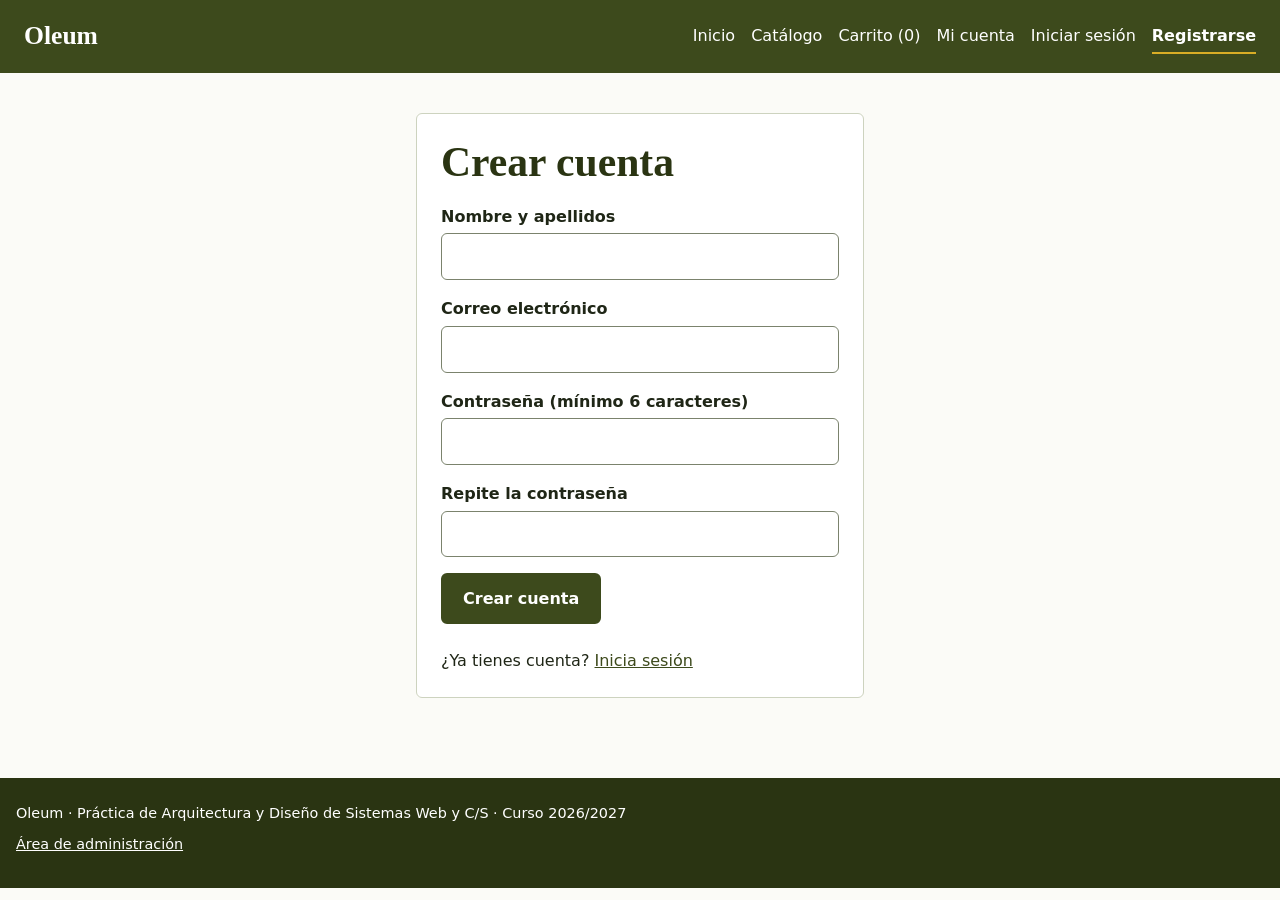
<file: register.html>
<!DOCTYPE html>
<html lang="es">
<head>
  <meta charset="utf-8">
  <meta name="viewport" content="width=device-width, initial-scale=1">
  <title>Crear cuenta · Oleum</title>
  <meta name="description" content="Crea tu cuenta en Oleum para comprar aceite de oliva virgen extra y consultar tus pedidos.">
  <link rel="stylesheet" href="estilo.css">
</head>
<body>

  <a class="saltar-contenido" href="#contenido">Saltar al contenido</a>

  <!-- ===== CABECERA ===== -->
  <header class="cabecera">
    <a class="logo" href="index.html">Oleum</a>

    <nav class="menu" aria-label="Navegación principal">
      <ul>
        <li><a href="index.html">Inicio</a></li>
        <li><a href="index.html#catalogo">Catálogo</a></li>
        <li><a href="cart.html">Carrito (<span id="contador-carrito">0</span>)</a></li>
        <li><a href="perfil.html">Mi cuenta</a></li>
        <li><a href="login.html">Iniciar sesión</a></li>
        <li><a href="register.html" aria-current="page">Registrarse</a></li>
      </ul>
    </nav>
  </header>

  <main id="contenido">
    <section class="panel formulario-acceso" aria-labelledby="titulo-registro">
      <h1 id="titulo-registro">Crear cuenta</h1>

      <form id="form-registro" method="post" novalidate>

        <!-- Error general (correo ya registrado, etc.) -->
        <p id="error-formulario" class="error" role="alert" hidden></p>

        <div class="campo">
          <label for="nombre">Nombre y apellidos</label>
          <input type="text" id="nombre" name="nombre" autocomplete="name"
                 aria-describedby="error-nombre" required>
          <p id="error-nombre" class="error" role="alert" hidden></p>
        </div>

        <div class="campo">
          <label for="email">Correo electrónico</label>
          <input type="email" id="email" name="email" autocomplete="email"
                 aria-describedby="error-email" required>
          <p id="error-email" class="error" role="alert" hidden></p>
        </div>

        <div class="campo">
          <label for="clave">Contraseña (mínimo 6 caracteres)</label>
          <input type="password" id="clave" name="clave" autocomplete="new-password"
                 aria-describedby="error-clave" required>
          <p id="error-clave" class="error" role="alert" hidden></p>
        </div>

        <div class="campo">
          <label for="clave2">Repite la contraseña</label>
          <input type="password" id="clave2" name="clave2" autocomplete="new-password"
                 aria-describedby="error-clave2" required>
          <p id="error-clave2" class="error" role="alert" hidden></p>
        </div>

        <button type="submit" class="boton">Crear cuenta</button>
      </form>

      <p class="alternativa">¿Ya tienes cuenta? <a href="login.html">Inicia sesión</a></p>
    </section>
  </main>

  <!-- ===== PIE  ===== -->
  <footer class="pie">
    <p>Oleum · Práctica de Arquitectura y Diseño de Sistemas Web y C/S · Curso 2026/2027</p>
    <p><a href="gest_prod.html">Área de administración</a></p>
  </footer>

  <script src="assets/js/datos-usuarios.js"></script>
  <script src="assets/js/comun.js"></script>
  <script src="assets/js/validacion.js"></script>
  <script src="assets/js/registro.js"></script>
</body>
</html>
</file>
<file: estilo.css>
/* ==========================================================
   Oleum · estilos.css
   Sistema visual compartido por TODAS las páginas.
   Orden: 1 variables · 2 base · 3 estructura · 4 componentes
          · 5 catálogo · 6 responsive
   ========================================================== */

/* - 1. VARIABLES (paleta, tipografía, espaciado) - */
:root {
  /* Colores */
  --color-fondo: #fbfbf7;
  --color-superficie: #ffffff;
  --color-texto: #1f2616;
  --color-texto-suave: #4d5642;
  --color-oliva: #3d4a1c;        /* acción principal, cabecera */
  --color-oliva-oscuro: #2a3412;
  --color-hoja: #e8eddb;         /* fondos suaves */
  --color-aceite: #d9ad26;       /* acento dorado */
  --color-borde: #cdd3bf;
  --color-error: #a4262c;
  --color-ok: #2e6b2e;
  --color-foco: #1d4ed8;

  /* Tipografía (fuentes del sistema: no dependen de internet) */
  --fuente-titulos: Georgia, "Times New Roman", serif;
  --fuente-texto: system-ui, -apple-system, "Segoe UI", Roboto, Arial, sans-serif;

  /* Espaciado */
  --espacio-1: 0.25rem;
  --espacio-2: 0.5rem;
  --espacio-3: 1rem;
  --espacio-4: 1.5rem;
  --espacio-5: 2.5rem;

  --radio: 6px;
  --ancho-max: 70rem;
}

/* - 2. BASE - */
*,
*::before,
*::after {
  box-sizing: border-box;
}

html {
  scroll-behavior: smooth;
}

body {
  margin: 0;
  font-family: var(--fuente-texto);
  font-size: 1rem;
  line-height: 1.6;
  color: var(--color-texto);
  background: var(--color-fondo);
}

h1, h2, h3 {
  font-family: var(--fuente-titulos);
  line-height: 1.2;
  color: var(--color-oliva-oscuro);
  margin: 0 0 var(--espacio-3);
}

h1 { font-size: 2rem; }
h2 { font-size: 1.5rem; }
h3 { font-size: 1.15rem; }

p { margin: 0 0 var(--espacio-3); max-width: 65ch; }

a { color: var(--color-oliva); }
a:hover { color: var(--color-oliva-oscuro); }

img {
  max-width: 100%;
  height: auto;
  display: block;
}

ul { margin: 0; padding: 0; list-style: none; }

/* Foco visible para navegación con teclado */
:focus-visible {
  outline: 3px solid var(--color-foco);
  outline-offset: 2px;
}

/* El atributo hidden debe ganar siempre */
[hidden] { display: none !important; }

/* Enlace para saltar la cabecera (visible solo al enfocarlo) */
.saltar-contenido {
  position: absolute;
  left: var(--espacio-2);
  top: -4rem;
  padding: var(--espacio-2) var(--espacio-3);
  background: var(--color-aceite);
  color: var(--color-texto);
  font-weight: 600;
  z-index: 10;
}
.saltar-contenido:focus { top: var(--espacio-2); }

/* - 3. ESTRUCTURA (cabecera, main, pie) - */
.cabecera {
  display: flex;
  flex-wrap: wrap;
  align-items: center;
  justify-content: space-between;
  gap: var(--espacio-2) var(--espacio-4);
  padding: var(--espacio-3);
  background: var(--color-oliva);
}

.logo {
  font-family: var(--fuente-titulos);
  font-size: 1.6rem;
  font-weight: 700;
  color: #ffffff;
  text-decoration: none;
}
.logo:hover { color: var(--color-aceite); }

.menu ul {
  display: flex;
  flex-wrap: wrap;
  gap: var(--espacio-1) var(--espacio-3);
}

.menu a {
  display: inline-block;
  padding: var(--espacio-1) 0;
  color: #ffffff;
  text-decoration: none;
  border-bottom: 2px solid transparent;
}
.menu a:hover { border-bottom-color: var(--color-aceite); color: #ffffff; }
.menu a[aria-current="page"] { border-bottom-color: var(--color-aceite); font-weight: 600; }

/* En la cabecera verde el foco necesita un color claro */
.cabecera :focus-visible { outline-color: #ffffff; }

main {
  width: 100%;
  max-width: var(--ancho-max);
  margin: 0 auto;
  padding: var(--espacio-4) var(--espacio-3);
}

.pie {
  margin-top: var(--espacio-5);
  padding: var(--espacio-4) var(--espacio-3);
  background: var(--color-oliva-oscuro);
  color: #ffffff;
  font-size: 0.9rem;
}
.pie p { margin-bottom: var(--espacio-2); max-width: none; }
.pie a { color: #ffffff; }
.pie :focus-visible { outline-color: #ffffff; }

/* - 4. COMPONENTES REUTILIZABLES - */

/* Botones */
.boton {
  display: inline-block;
  padding: 0.65rem 1.25rem;
  font: inherit;
  font-weight: 600;
  text-align: center;
  text-decoration: none;
  color: #ffffff;
  background: var(--color-oliva);
  border: 2px solid var(--color-oliva);
  border-radius: var(--radio);
  cursor: pointer;
}
.boton:hover { background: var(--color-oliva-oscuro); border-color: var(--color-oliva-oscuro); color: #ffffff; }

.boton-secundario {
  color: var(--color-oliva);
  background: transparent;
}
.boton-secundario:hover { color: #ffffff; }

.boton-peligro { background: var(--color-error); border-color: var(--color-error); }
.boton-peligro:hover { background: #7d1d22; border-color: #7d1d22; }

.boton:disabled {
  opacity: 0.55;
  cursor: not-allowed;
}

/* Formularios (válidos para login, registro, perfil, admin...) */
.campo {
  display: flex;
  flex-direction: column;
  gap: var(--espacio-1);
}

.campo label { font-weight: 600; }

input,
select,
textarea {
  width: 100%;
  padding: 0.6rem 0.75rem;
  font: inherit;
  color: var(--color-texto);
  background: var(--color-superficie);
  border: 1px solid #7b836d;
  border-radius: var(--radio);
}

/* Campo con error: el JS añade la clase "invalido" o aria-invalid="true" */
input.invalido,
select.invalido,
textarea.invalido,
input[aria-invalid="true"],
select[aria-invalid="true"],
textarea[aria-invalid="true"] {
  border: 2px solid var(--color-error);
}

.error {
  margin: 0;
  color: var(--color-error);
  font-weight: 600;
}

.ok {
  margin: 0;
  color: var(--color-ok);
  font-weight: 600;
}

/* Tarjetas / paneles genéricos */
.panel {
  padding: var(--espacio-4);
  background: var(--color-superficie);
  border: 1px solid var(--color-borde);
  border-radius: var(--radio);
}

/* Tablas (carrito, historial, admin). Envolverlas en .tabla-contenedor */
.tabla-contenedor {
  overflow-x: auto;
}

table {
  width: 100%;
  border-collapse: collapse;
}

th, td {
  padding: 0.6rem 0.75rem;
  text-align: left;
  border-bottom: 1px solid var(--color-borde);
}

th {
  background: var(--color-hoja);
  color: var(--color-oliva-oscuro);
}

/* - 5. PÁGINA DE INICIO Y CATÁLOGO - */
.portada {
  padding: var(--espacio-5) var(--espacio-4);
  margin-bottom: var(--espacio-5);
  background: var(--color-hoja);
  border-left: 6px solid var(--color-aceite);
  border-radius: var(--radio);
}

.portada h1 { max-width: 22ch; }

/* Filtros */
.filtros {
  display: grid;
  grid-template-columns: repeat(auto-fit, minmax(11rem, 1fr));
  gap: var(--espacio-3);
  align-items: end;
  padding: var(--espacio-4);
  margin-bottom: var(--espacio-3);
  background: var(--color-superficie);
  border: 1px solid var(--color-borde);
  border-radius: var(--radio);
}

.filtros .acciones {
  display: flex;
  flex-wrap: wrap;
  gap: var(--espacio-2);
}

.filtros .error { grid-column: 1 / -1; }

.resultados {
  color: var(--color-texto-suave);
  font-weight: 600;
}

/* Lista de productos (la rellena catalogo.js con <li class="tarjeta-producto">) */
.lista-productos {
  display: grid;
  grid-template-columns: repeat(auto-fill, minmax(14rem, 1fr));
  gap: var(--espacio-4);
}

.tarjeta-producto {
  display: flex;
  flex-direction: column;
  background: var(--color-superficie);
  border: 1px solid var(--color-borde);
  border-radius: var(--radio);
  overflow: hidden;
}

.tarjeta-producto img {
  width: 100%;
  aspect-ratio: 4 / 3;
  object-fit: cover;
  background: var(--color-hoja);
}

.tarjeta-cuerpo {
  display: flex;
  flex-direction: column;
  flex: 1;
  gap: var(--espacio-1);
  padding: var(--espacio-3);
}

.tarjeta-cuerpo h3 { margin-bottom: 0; }
.tarjeta-cuerpo h3 a { text-decoration: none; }
.tarjeta-cuerpo h3 a:hover { text-decoration: underline; }

.producto-productor,
.producto-formato {
  margin: 0;
  color: var(--color-texto-suave);
  font-size: 0.9rem;
}

.producto-precio {
  margin: var(--espacio-2) 0 0;
  font-size: 1.25rem;
  font-weight: 700;
  color: var(--color-oliva-oscuro);
}

.disponibilidad {
  margin: 0;
  font-size: 0.9rem;
  font-weight: 600;
  color: var(--color-ok);
}
.disponibilidad.agotado { color: var(--color-error); }

.tarjeta-cuerpo .boton { margin-top: auto; }

/* Paginación */
.paginacion {
  display: flex;
  flex-wrap: wrap;
  justify-content: center;
  gap: var(--espacio-2);
  margin-top: var(--espacio-4);
}

.paginacion button {
  min-width: 2.75rem;
  padding: 0.5rem 0.75rem;
  font: inherit;
  color: var(--color-oliva);
  background: var(--color-superficie);
  border: 1px solid var(--color-oliva);
  border-radius: var(--radio);
  cursor: pointer;
}

.paginacion button[aria-current="page"] {
  color: #ffffff;
  background: var(--color-oliva);
  font-weight: 700;
}

.paginacion button:disabled {
  opacity: 0.5;
  cursor: not-allowed;
}

/* - 6. RESPONSIVE - */
/* Móvil primero: lo anterior ya funciona a 375 px. Aquí se amplía. */
@media (min-width: 48em) {
  h1 { font-size: 2.6rem; }
  h2 { font-size: 1.8rem; }

  .cabecera { padding: var(--espacio-3) var(--espacio-4); }
  main { padding: var(--espacio-5) var(--espacio-4); }
}

/* Respetar a quien reduce el movimiento */
@media (prefers-reduced-motion: reduce) {
  html { scroll-behavior: auto; }
}

/* - 7. PÁGINAS DE ACCESO (login, registro) - */
.formulario-acceso {
  max-width: 28rem;
  margin: 0 auto;
}

.formulario-acceso form {
  display: flex;
  flex-direction: column;
  gap: var(--espacio-3);
}

.formulario-acceso .boton { align-self: flex-start; }

.alternativa {
  margin: var(--espacio-4) 0 0;
}

/* - 8. DETALLE DE PRODUCTO (item.html) - */
.migas {
  margin-bottom: var(--espacio-4);
  color: var(--color-texto-suave);
  font-size: 0.9rem;
}

.detalle-producto {
  display: grid;
  gap: var(--espacio-4);
}

.detalle-producto img {
  width: 100%;
  max-height: 28rem;
  object-fit: contain;
  background: var(--color-hoja);
  border: 1px solid var(--color-borde);
  border-radius: var(--radio);
}

.detalle-info .producto-precio { font-size: 1.6rem; }

.ficha {
  display: grid;
  gap: var(--espacio-2);
  margin: 0 0 var(--espacio-3);
}
.ficha div { display: flex; gap: var(--espacio-2); }
.ficha dt { min-width: 6rem; font-weight: 600; }
.ficha dd { margin: 0; }

.form-cantidad {
  display: flex;
  flex-direction: column;
  gap: var(--espacio-3);
  max-width: 16rem;
}
.form-cantidad .boton { align-self: flex-start; }

@media (min-width: 48em) {
  .detalle-producto { grid-template-columns: 1fr 1fr; align-items: start; }
}

/* - 9. CARRITO (cart.html) - */
/* Texto solo para lectores de pantalla (etiquetas visualmente ocultas) */
.solo-lectores {
  position: absolute;
  width: 1px;
  height: 1px;
  margin: -1px;
  padding: 0;
  overflow: hidden;
  clip: rect(0, 0, 0, 0);
  white-space: nowrap;
  border: 0;
}

.tabla-carrito td { vertical-align: top; }
.tabla-carrito input[type="number"] { width: 5rem; }

.tabla-carrito .producto-detalle {
  display: block;
  font-size: 0.9rem;
  color: var(--color-texto-suave);
}

.acciones-linea {
  display: flex;
  flex-wrap: wrap;
  gap: var(--espacio-2);
  margin-top: var(--espacio-2);
}
.acciones-linea .boton {
  padding: 0.4rem 0.75rem;
  font-size: 0.9rem;
}

.tabla-carrito tfoot th,
.tabla-carrito tfoot td {
  font-size: 1.15rem;
  font-weight: 700;
}

.acciones-carrito {
  display: flex;
  flex-wrap: wrap;
  gap: var(--espacio-3);
  margin-top: var(--espacio-4);
}

#titulo-carrito:focus { outline: none; }

/* - 10. CONFIRMACIÓN DE PEDIDO (conf_pedido.html) - */
input[type="radio"],
input[type="checkbox"] {
  width: auto;
}

fieldset {
  margin: 0;
  padding: var(--espacio-3);
  border: 1px solid var(--color-borde);
  border-radius: var(--radio);
}

legend {
  padding: 0 var(--espacio-2);
  font-weight: 600;
}

.opcion {
  display: flex;
  align-items: center;
  gap: var(--espacio-2);
  padding: var(--espacio-1) 0;
}

.ayuda {
  margin: 0 0 var(--espacio-2);
  color: var(--color-texto-suave);
  font-size: 0.9rem;
}

.pedido-layout {
  display: grid;
  gap: var(--espacio-4);
}

.pedido-layout form {
  display: flex;
  flex-direction: column;
  gap: var(--espacio-3);
}

.acciones-form {
  display: flex;
  flex-wrap: wrap;
  align-items: center;
  gap: var(--espacio-3);
}

#titulo-confirmado:focus { outline: none; }

@media (min-width: 48em) {
  .pedido-layout { grid-template-columns: 3fr 2fr; align-items: start; }
}

/* - 11. ÁREA DEL CLIENTE (perfil.html) - */
#area-cliente { display: grid; gap: var(--espacio-4); }

#form-perfil {
  display: flex;
  flex-direction: column;
  gap: var(--espacio-3);
  max-width: 32rem;
}

input[readonly] {
  background: var(--color-hoja);
  color: var(--color-texto-suave);
}

.lista-pedidos {
  display: grid;
  gap: var(--espacio-3);
}

.pedido {
  border: 1px solid var(--color-borde);
  border-radius: var(--radio);
  background: var(--color-fondo);
}
.pedido summary {
  padding: var(--espacio-3);
  cursor: pointer;
}
.pedido-cuerpo { padding: 0 var(--espacio-3) var(--espacio-3); }

/* Estados de pedido: el texto siempre acompaña al color */
.estado {
  display: inline-block;
  padding: 0.1rem 0.6rem;
  font-size: 0.9rem;
  font-weight: 600;
  border-radius: 999px;
  background: var(--color-hoja);
  color: var(--color-oliva-oscuro);
  border: 1px solid var(--color-borde);
}
.estado-entregado { background: #dcefd9; color: #1f4d1f; }
.estado-cancelado { background: #f6dcdc; color: #7d1d22; }
.estado-enviado { background: #dde8f6; color: #1d3f73; }

/* - 12. ADMINISTRACIÓN (gest_prod.html, gest_pedidos.html) - */
.subnav ul {
  display: flex;
  flex-wrap: wrap;
  align-items: center;
  gap: var(--espacio-2) var(--espacio-4);
  margin-bottom: var(--espacio-4);
  padding-bottom: var(--espacio-3);
  border-bottom: 1px solid var(--color-borde);
}
.subnav a[aria-current="page"] { font-weight: 700; }

.barra-admin {
  display: flex;
  flex-wrap: wrap;
  align-items: center;
  justify-content: space-between;
  gap: var(--espacio-3);
  margin-bottom: var(--espacio-3);
}
.barra-admin p { margin: 0; }

#area-admin .panel { margin-bottom: var(--espacio-4); }

.rejilla-form {
  display: grid;
  grid-template-columns: repeat(auto-fit, minmax(14rem, 1fr));
  gap: var(--espacio-3);
}
.rejilla-form .campo-ancho { grid-column: 1 / -1; }
#form-producto { display: flex; flex-direction: column; gap: var(--espacio-3); }
textarea { resize: vertical; }

.tabla-admin td { vertical-align: top; }
.tabla-admin .acciones-linea { margin-top: 0; }

.filtros-pedidos { grid-template-columns: minmax(11rem, 20rem); }

.form-estado {
  display: flex;
  flex-wrap: wrap;
  align-items: flex-end;
  gap: var(--espacio-3);
  margin-top: var(--espacio-3);
}
.form-estado .campo { min-width: 14rem; }
</file>
